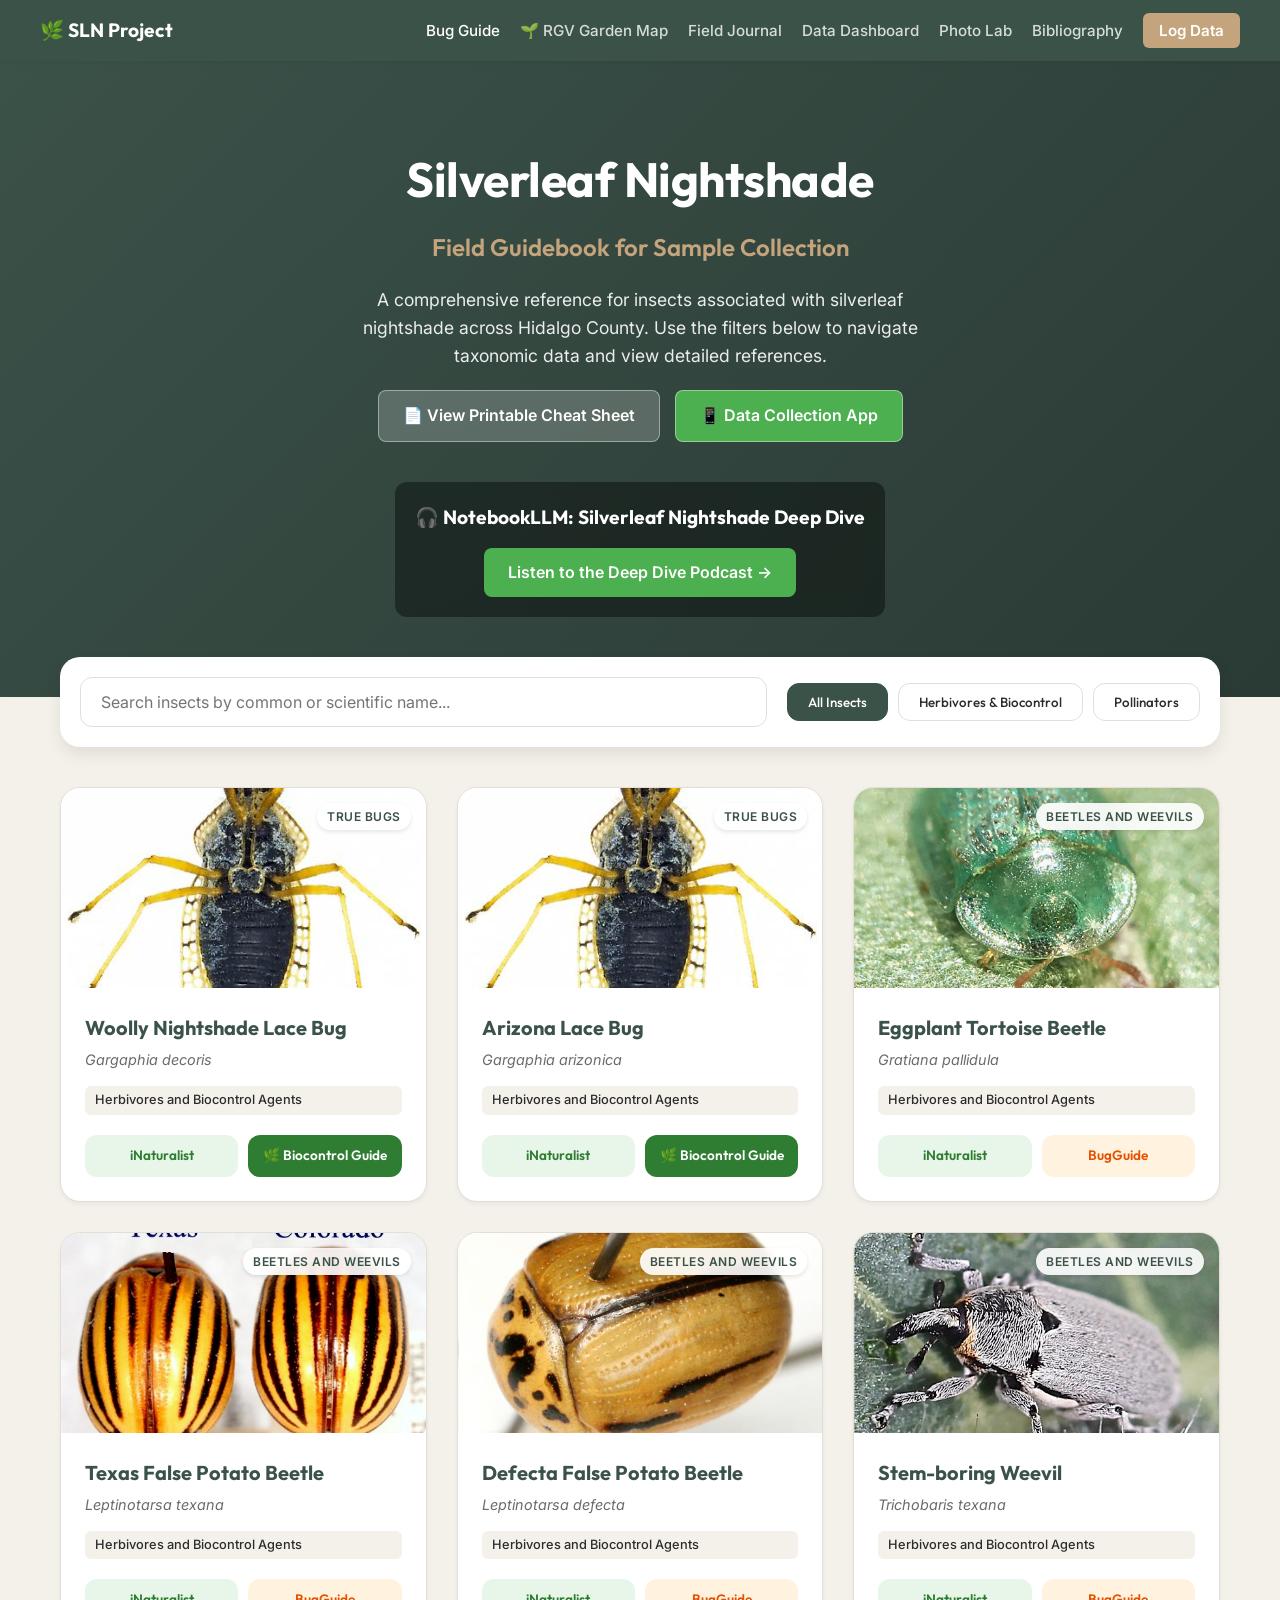
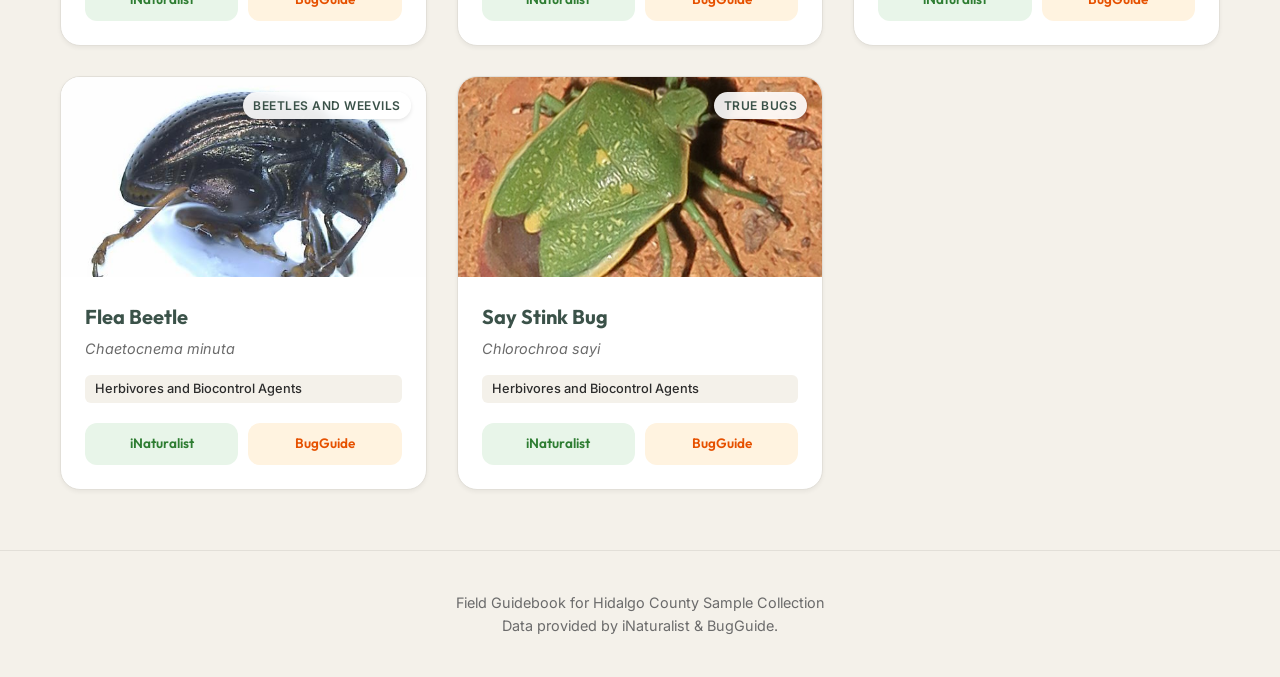
<file: index.html>
<!DOCTYPE html>
<html lang="en">
<head>
  <meta charset="UTF-8">
  <meta name="viewport" content="width=device-width, initial-scale=1.0">
  <title>Silverleaf Nightshade Field Guidebook</title>
  <meta name="description" content="A comprehensive field guidebook for insects associated with silverleaf nightshade across Hidalgo County.">
  <link rel="preconnect" href="https://fonts.googleapis.com">
  <link rel="preconnect" href="https://fonts.gstatic.com" crossorigin>
  <link href="https://fonts.googleapis.com/css2?family=Inter:wght@400;500;600&family=Outfit:wght@400;600;700&display=swap" rel="stylesheet">
  <link rel="stylesheet" href="styles.css">
</head>
<body>
  <nav class="global-nav">
    <div class="nav-container">
      <div class="nav-logo">🌿 SLN Project</div>
      <ul class="nav-links">
        <li><a href="index.html" class="active">Bug Guide</a></li>
        <li><a href="gardens/index.html">🌱 RGV Garden Map</a></li>
        <li><a href="journal.html">Field Journal</a></li>
        <li><a href="dashboard.html">Data Dashboard</a></li>
        <li><a href="photo_lab.html">Photo Lab</a></li>
        <li><a href="bibliography.html">Bibliography</a></li>
        <li><a href="data_collection.html" class="nav-cta">Log Data</a></li>
      </ul>
    </div>
  </nav>
  
  <header class="hero">
    <div class="hero-content">
      <h1>Silverleaf Nightshade</h1>
      <p class="subtitle">Field Guidebook for Sample Collection</p>
      <p class="description">A comprehensive reference for insects associated with silverleaf nightshade across Hidalgo County. Use the filters below to navigate taxonomic data and view detailed references.</p>
      <div style="display: flex; gap: 15px; justify-content: center; margin-top: 20px;">
        <a href="cheat_sheet.html" class="btn-primary" style="display: inline-block; padding: 12px 24px; background-color: rgba(255, 255, 255, 0.2); color: white; text-decoration: none; border-radius: 8px; font-weight: 600; border: 1px solid rgba(255, 255, 255, 0.4); backdrop-filter: blur(4px); transition: all 0.3s ease;">📄 View Printable Cheat Sheet</a>
        <a href="data_collection.html" class="btn-primary" style="display: inline-block; padding: 12px 24px; background-color: var(--primary-color, #4CAF50); color: white; text-decoration: none; border-radius: 8px; font-weight: 600; border: 1px solid rgba(255, 255, 255, 0.4); backdrop-filter: blur(4px); transition: all 0.3s ease;">📱 Data Collection App</a>
      </div>

      <div class="podcast-player" style="margin-top: 40px; padding: 20px; background: rgba(0,0,0,0.4); border-radius: 12px; backdrop-filter: blur(8px); display: inline-block;">
        <h3 style="margin-bottom: 15px; font-size: 1.2rem; display: flex; align-items: center; justify-content: center; gap: 10px;">
          🎧 NotebookLLM: Silverleaf Nightshade Deep Dive
        </h3>
        <a href="https://notebooklm.google.com/notebook/0eea4dd1-d541-4814-adb4-973a1672aa1b/artifact/d73ba4ab-5ce5-40d6-bb0c-416b0b33d0f6?utm_source=nlm_web_share&utm_medium=google_oo&utm_campaign=art_share_2&utm_content=&utm_smc=nlm_web_share_google_oo_art_share_2_" target="_blank" style="display: inline-block; padding: 12px 24px; background-color: var(--primary-color, #4CAF50); color: white; text-decoration: none; border-radius: 8px; font-weight: 600; transition: all 0.3s ease;">
          Listen to the Deep Dive Podcast →
        </a>
      </div>
    </div>
  </header>

  <main>
    <section class="controls">
      <div class="search-bar">
        <input type="text" id="searchInput" placeholder="Search insects by common or scientific name...">
      </div>
      <div class="filters">
        <button class="filter-btn active" data-filter="all">All Insects</button>
        <button class="filter-btn" data-filter="Herbivores and Biocontrol Agents">Herbivores & Biocontrol</button>
        <button class="filter-btn" data-filter="Pollinators">Pollinators</button>
      </div>
    </section>

    <section class="grid-container" id="insectGrid">
      <!-- Cards will be populated dynamically via JavaScript -->
    </section>
  </main>

  <footer>
    <p>Field Guidebook for Hidalgo County Sample Collection</p>
    <p>Data provided by iNaturalist & BugGuide.</p>
  </footer>

  <script src="data.js"></script>
  <script src="app.js"></script>
</body>
</html>
</file>
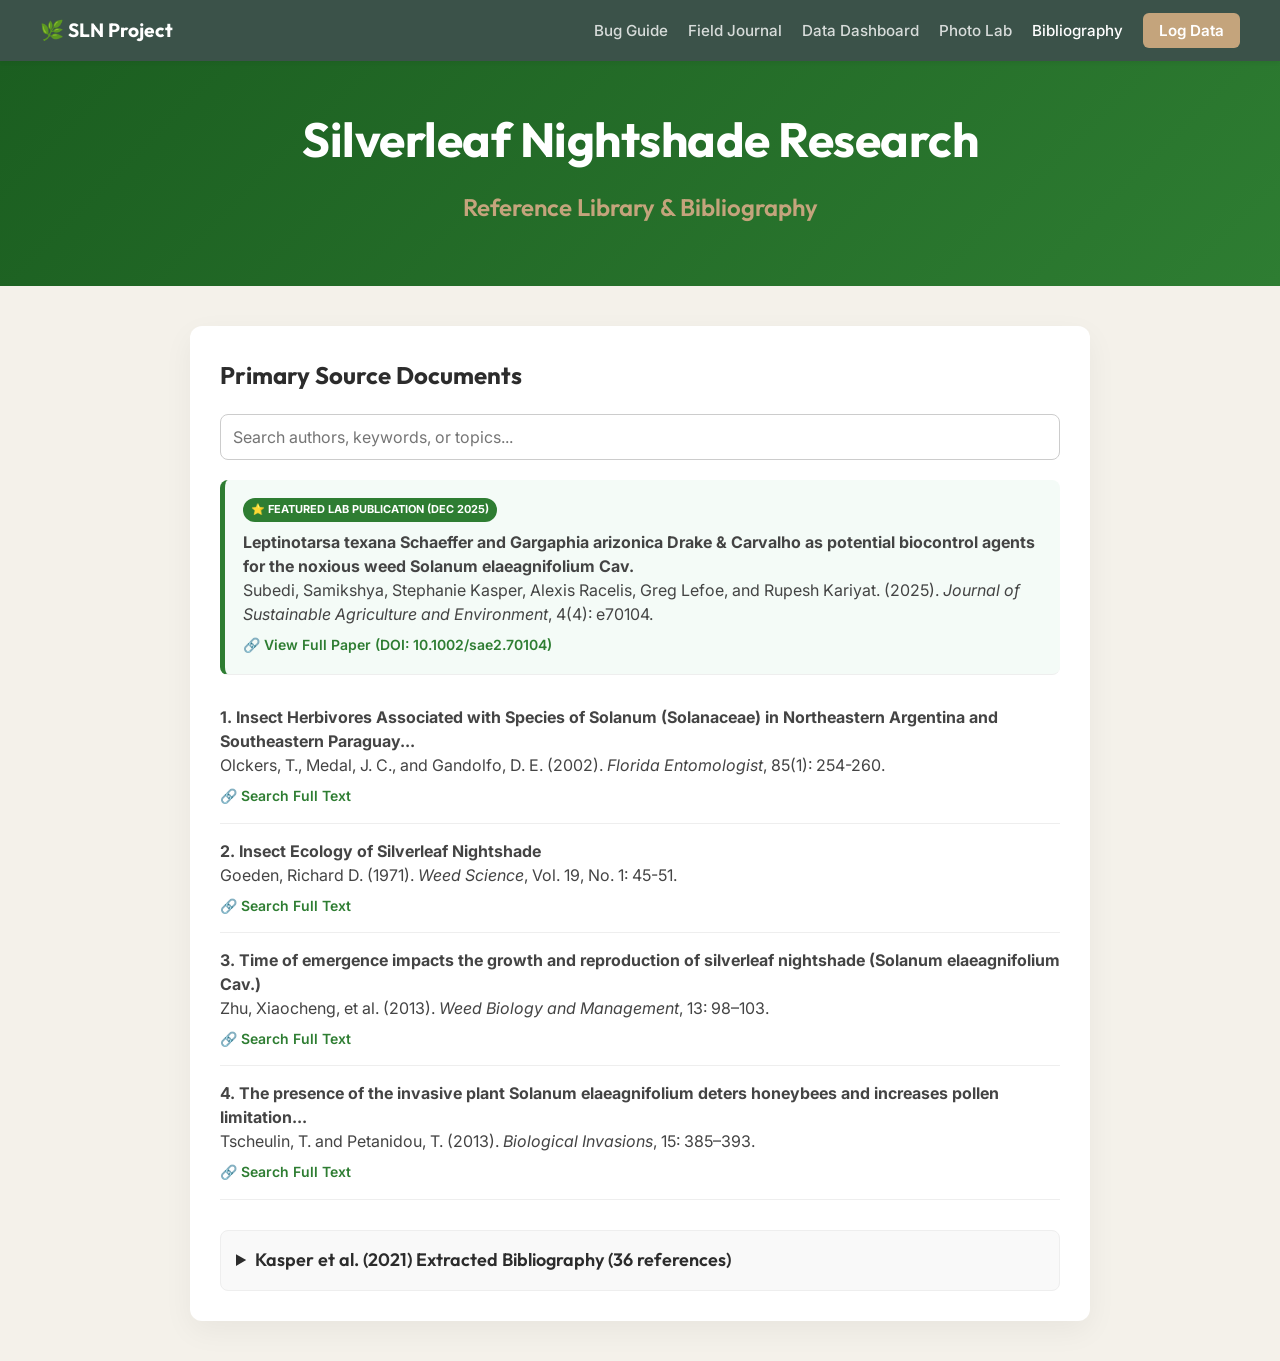
<file: bibliography.html>
<!DOCTYPE html>
<html lang="en">
<head>
  <meta charset="UTF-8">
  <meta name="viewport" content="width=device-width, initial-scale=1.0">
  <title>Bibliography | Silverleaf Nightshade</title>
  <link href="https://fonts.googleapis.com/css2?family=Inter:wght@400;500;600&family=Outfit:wght@400;600;700&display=swap" rel="stylesheet">
  <link rel="stylesheet" href="styles.css">
  <style>
    .biblio-container {
      max-width: 900px;
      margin: 40px auto;
      padding: 30px;
      background: white;
      border-radius: 12px;
      box-shadow: 0 10px 30px rgba(0,0,0,0.05);
    }
    .citation {
      padding: 15px 0;
      border-bottom: 1px solid #eee;
      display: flex;
      flex-direction: column;
      gap: 8px;
    }
    .citation.featured {
      background: #f4fbf7;
      border-left: 5px solid #2e7d32;
      padding: 18px;
      border-radius: 8px;
      margin-bottom: 15px;
    }
    .citation:last-child {
      border-bottom: none;
    }
    .citation-text {
      font-family: 'Inter', sans-serif;
      font-size: 16px;
      color: #444;
      line-height: 1.5;
    }
    .doi-link {
      font-family: 'Inter', sans-serif;
      font-size: 14px;
      color: var(--primary-color, #2e7d32);
      text-decoration: none;
      font-weight: 600;
      display: inline-flex;
      align-items: center;
      gap: 5px;
    }
    .doi-link:hover {
      text-decoration: underline;
    }
    .search-box {
      width: 100%;
      padding: 12px;
      border: 1px solid #ccc;
      border-radius: 8px;
      font-size: 16px;
      font-family: 'Inter';
      margin-bottom: 20px;
    }
    .search-box:focus {
      outline: none;
      border-color: var(--primary-color, #2e7d32);
    }
  </style>
</head>
<body>
  <nav class="global-nav">
    <div class="nav-container">
      <div class="nav-logo">🌿 SLN Project</div>
      <ul class="nav-links">
        <li><a href="index.html">Bug Guide</a></li>
        <li><a href="journal.html">Field Journal</a></li>
        <li><a href="dashboard.html">Data Dashboard</a></li>
        <li><a href="photo_lab.html">Photo Lab</a></li>
        <li><a href="bibliography.html" class="active">Bibliography</a></li>
        <li><a href="data_collection.html" class="nav-cta">Log Data</a></li>
      </ul>
    </div>
  </nav>

  <header class="hero" style="padding: 40px 20px; background: linear-gradient(135deg, #1b5e20, #2e7d32); color: white; text-align: center;">
    <div class="hero-content">
      <h1>Silverleaf Nightshade Research</h1>
      <p class="subtitle">Reference Library & Bibliography</p>
    </div>
  </header>

  <div class="biblio-container">
    <h2 style="font-family: 'Outfit'; margin-bottom: 20px;">Primary Source Documents</h2>
    <input type="text" id="biblioSearch" class="search-box" placeholder="Search authors, keywords, or topics..." onkeyup="filterCitations()">
    
    <div id="citationList">
      
      <!-- Featured 2025 Landmark Paper -->
      <div class="citation featured">
        <span style="display:inline-block; font-size:11px; font-weight:700; background:#2e7d32; color:white; padding:3px 8px; border-radius:12px; width:fit-content;">⭐ FEATURED LAB PUBLICATION (DEC 2025)</span>
        <div class="citation-text"><strong>Leptinotarsa texana Schaeffer and Gargaphia arizonica Drake & Carvalho as potential biocontrol agents for the noxious weed Solanum elaeagnifolium Cav.</strong><br>Subedi, Samikshya, Stephanie Kasper, Alexis Racelis, Greg Lefoe, and Rupesh Kariyat. (2025). <em>Journal of Sustainable Agriculture and Environment</em>, 4(4): e70104.</div>
        <a href="https://doi.org/10.1002/sae2.70104" target="_blank" class="doi-link">🔗 View Full Paper (DOI: 10.1002/sae2.70104)</a>
      </div>

      <!-- Other Primary Sources -->
      <div class="citation">
        <div class="citation-text"><strong>1. Insect Herbivores Associated with Species of Solanum (Solanaceae) in Northeastern Argentina and Southeastern Paraguay...</strong><br>Olckers, T., Medal, J. C., and Gandolfo, D. E. (2002). <em>Florida Entomologist</em>, 85(1): 254-260.</div>
        <a href="https://scholar.google.com/scholar?q=Insect+Herbivores+Associated+with+Species+of+Solanum+in+Northeastern+Argentina+and+Southeastern+Paraguay" target="_blank" class="doi-link">🔗 Search Full Text</a>
      </div>
      <div class="citation">
        <div class="citation-text"><strong>2. Insect Ecology of Silverleaf Nightshade</strong><br>Goeden, Richard D. (1971). <em>Weed Science</em>, Vol. 19, No. 1: 45-51.</div>
        <a href="https://scholar.google.com/scholar?q=Insect+Ecology+of+Silverleaf+Nightshade+Goeden" target="_blank" class="doi-link">🔗 Search Full Text</a>
      </div>
      <div class="citation">
        <div class="citation-text"><strong>3. Time of emergence impacts the growth and reproduction of silverleaf nightshade (Solanum elaeagnifolium Cav.)</strong><br>Zhu, Xiaocheng, et al. (2013). <em>Weed Biology and Management</em>, 13: 98–103.</div>
        <a href="https://scholar.google.com/scholar?q=Time+of+emergence+impacts+the+growth+and+reproduction+of+silverleaf+nightshade" target="_blank" class="doi-link">🔗 Search Full Text</a>
      </div>
      <div class="citation">
        <div class="citation-text"><strong>4. The presence of the invasive plant Solanum elaeagnifolium deters honeybees and increases pollen limitation...</strong><br>Tscheulin, T. and Petanidou, T. (2013). <em>Biological Invasions</em>, 15: 385–393.</div>
        <a href="https://scholar.google.com/scholar?q=The+presence+of+the+invasive+plant+Solanum+elaeagnifolium+deters+honeybees" target="_blank" class="doi-link">🔗 Search Full Text</a>
      </div>

      <details id="kasperBiblio" style="background: #f9f9f9; padding: 15px; border-radius: 8px; border: 1px solid #eee; margin-top: 30px;">
        <summary style="font-family: 'Outfit'; font-size: 18px; font-weight: 600; cursor: pointer;">Kasper et al. (2021) Extracted Bibliography (36 references)</summary>
        <div style="margin-top: 15px;">
          <div class="citation"><div class="citation-text">1. Pimentel D, et al. Plant, animal, and microbe invasive species in the United States and world. 2008.</div></div>
          <div class="citation"><div class="citation-text">2. Beck KG, et al. Invasive species defined in a policy context. 2008.</div></div>
          <div class="citation"><div class="citation-text">3. Pimentel D, et al. Update on environmental & economic costs of alien-invasive species... 2005.</div></div>
        </div>
      </details>
    </div>
  </div>

  <script>
    function filterCitations() {
      const query = document.getElementById('biblioSearch').value.toLowerCase();
      const citations = document.querySelectorAll('.citation');
      citations.forEach(c => {
        const text = c.innerText.toLowerCase();
        c.style.display = text.includes(query) ? 'flex' : 'none';
      });
    }
  </script>
</body>
</html>
</file>
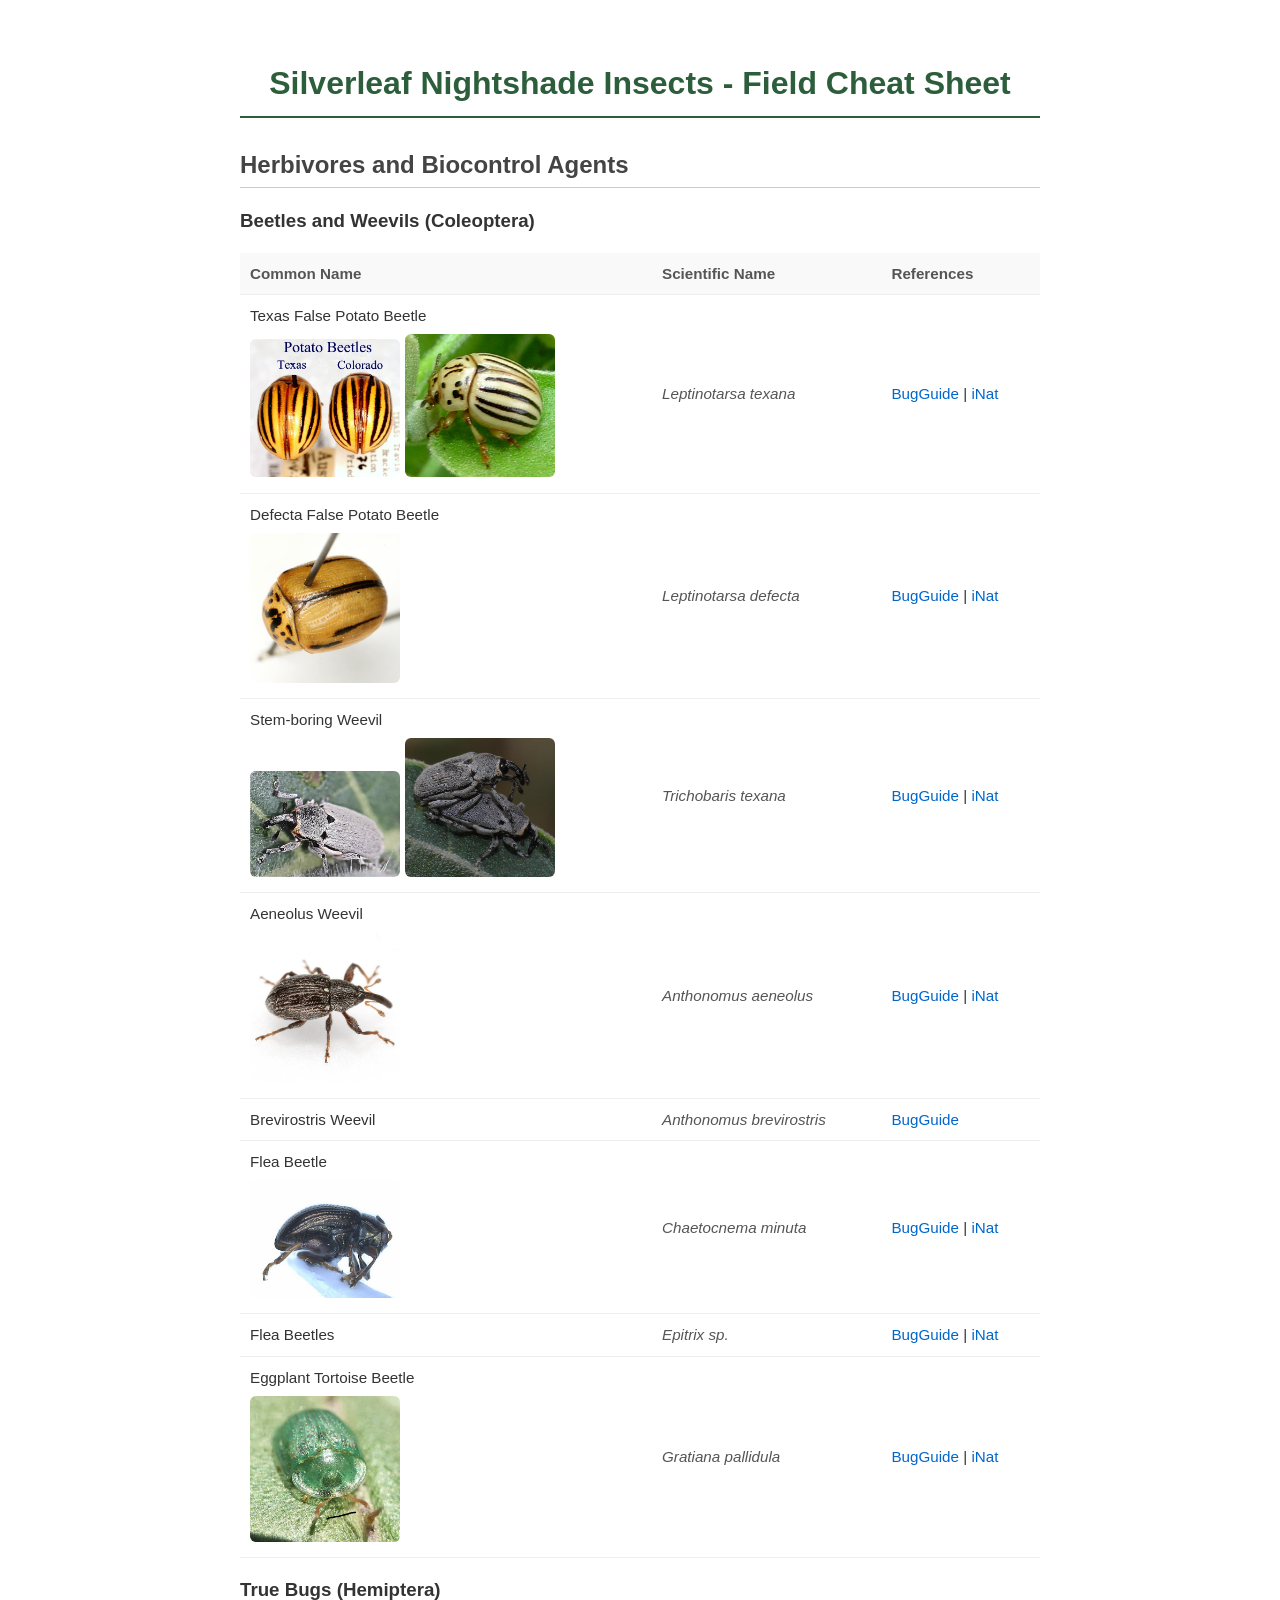
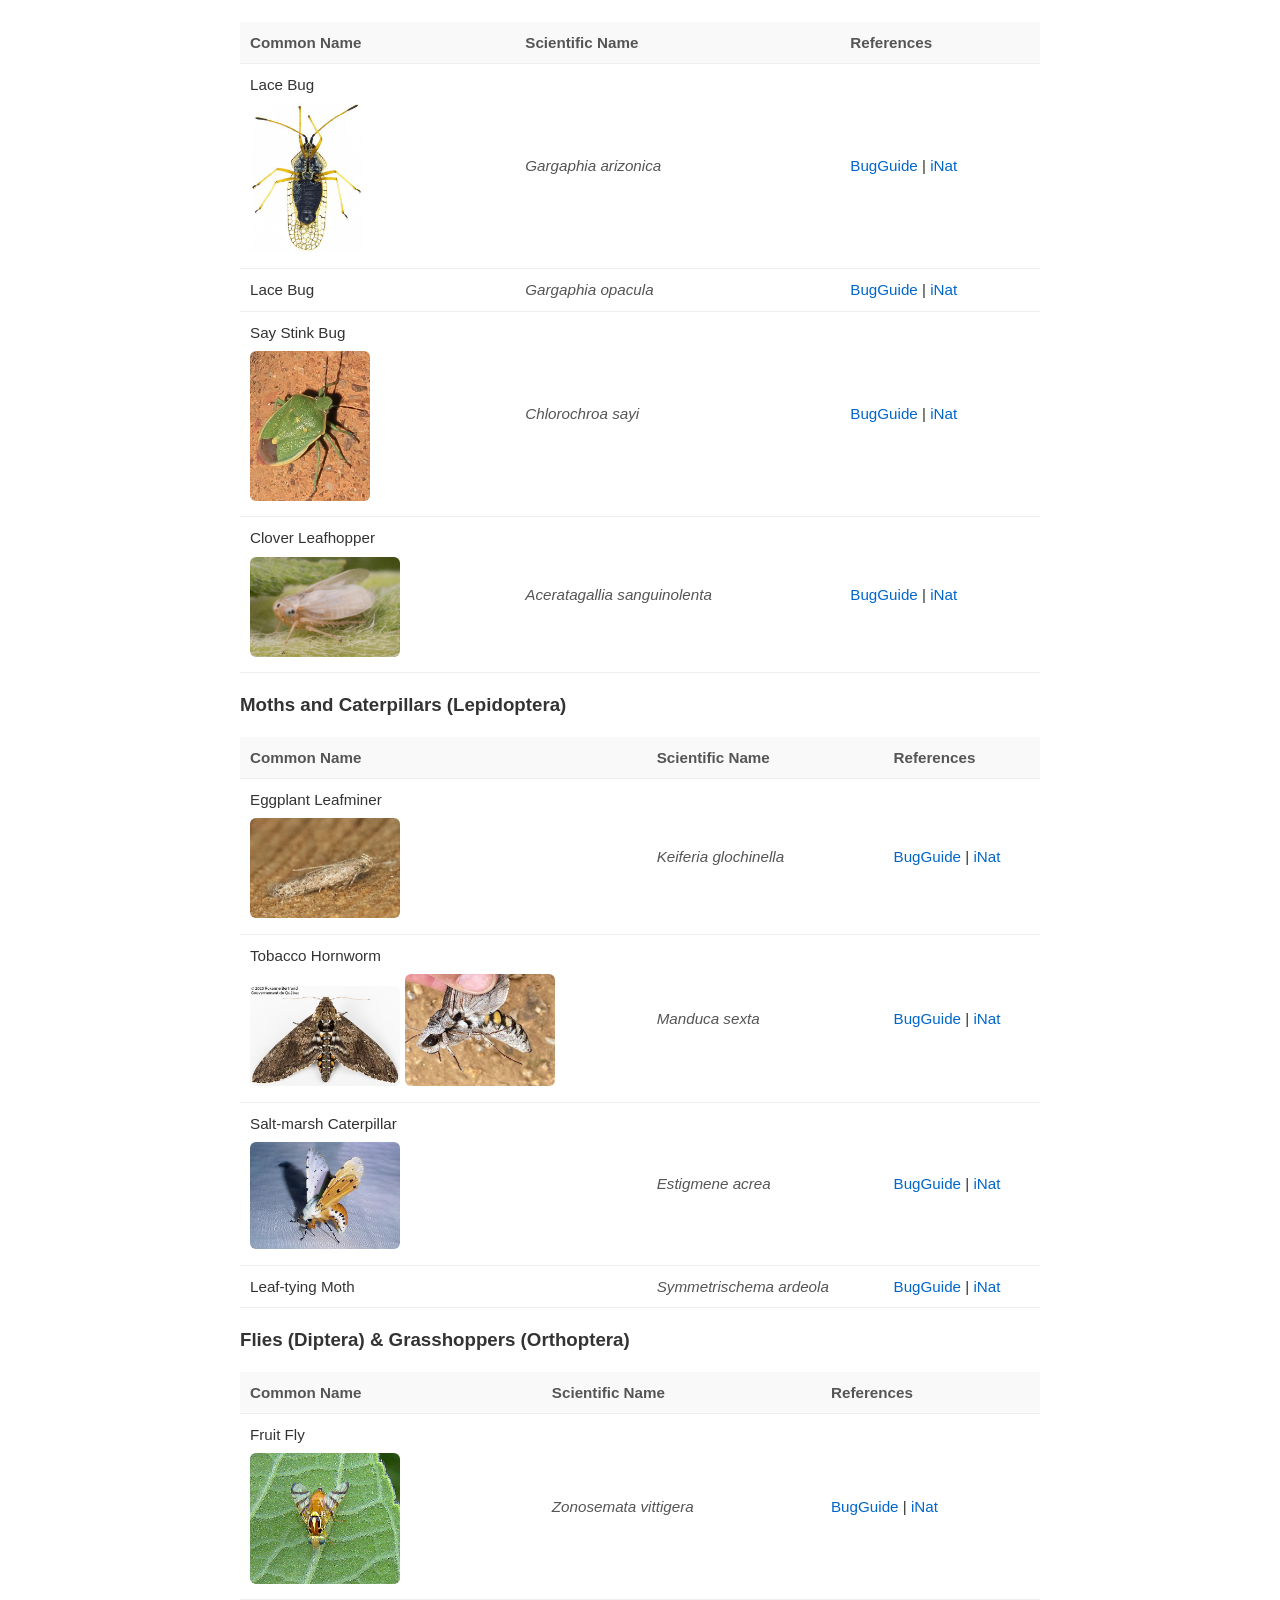
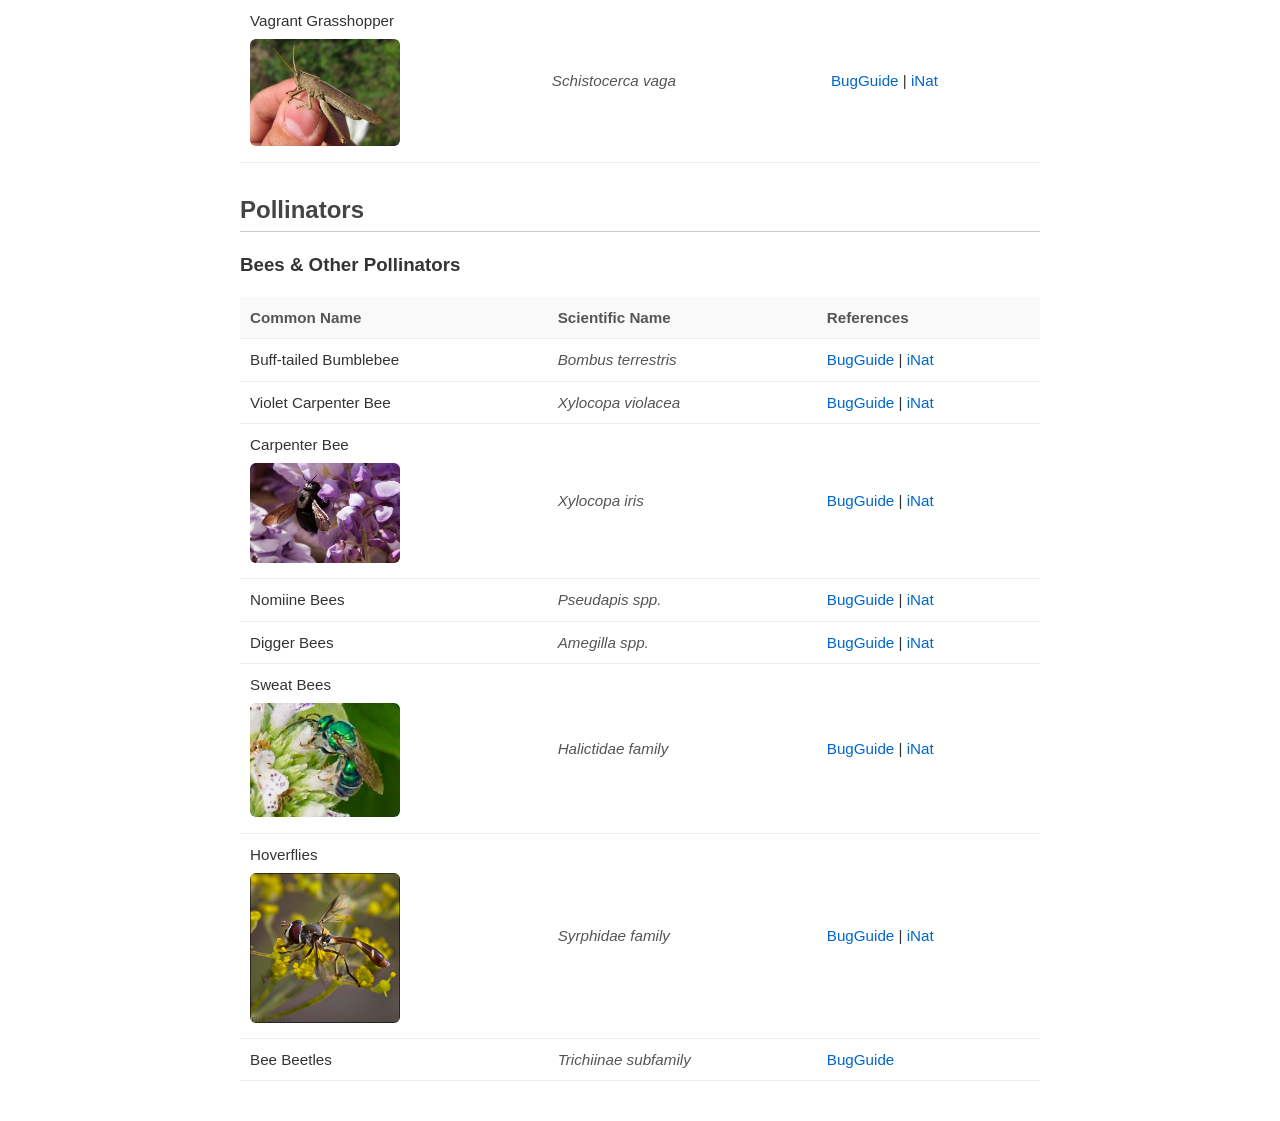
<file: cheat_sheet.html>
<!DOCTYPE html>
<html lang="en">
<head>
    <meta charset="UTF-8">
    <meta name="viewport" content="width=device-width, initial-scale=1.0">
    <title>Silverleaf Nightshade Insects - Field Cheat Sheet</title>
    <style>
        body { font-family: 'Helvetica Neue', Helvetica, Arial, sans-serif; color: #333; line-height: 1.4; margin: 0 auto; max-width: 800px; padding: 40px 20px; }
        h1 { text-align: center; border-bottom: 2px solid #2c5e3b; padding-bottom: 10px; color: #2c5e3b; margin-bottom: 30px; }
        h2 { color: #444; border-bottom: 1px solid #ccc; padding-bottom: 5px; margin-top: 30px; }
        table { width: 100%; border-collapse: collapse; margin-top: 15px; font-size: 0.95rem; }
        th, td { text-align: left; padding: 10px; border-bottom: 1px solid #eee; }
        th { background-color: #f9f9f9; color: #555; font-weight: 600; }
        .scientific { font-style: italic; color: #555; }
        a { color: #0066cc; text-decoration: none; }
        a:hover { text-decoration: underline; }
        @media print { body { padding: 0; } a { text-decoration: none; color: black; } a[href^="http"]:after { content: ""; } @page { margin: 1.5cm; } }
    </style>
</head>
<body>
    <h1>Silverleaf Nightshade Insects - Field Cheat Sheet</h1>
    
    <h2>Herbivores and Biocontrol Agents</h2>
    
    <h3>Beetles and Weevils (Coleoptera)</h3>
    <table>
        <tr><th>Common Name</th><th>Scientific Name</th><th>References</th></tr>
        <tr><td>Texas False Potato Beetle<br><img src="bugphoto/photos_of_Texas_False_Potato_Beetle/VHEH3HEHRR6HYH6HBHGHVHKL1HSLAHZL6ZGLAZ8LWZ2HBHZL6ZLLOH4HHRIL9ZILAZNHLRWHUZ8LHR.jpg" alt="Texas False Potato Beetle Photo" style="max-width: 150px; max-height: 150px; display: inline-block; margin-top: 8px; margin-right: 5px; border-radius: 6px;"><img src="bugphoto/photos_of_Texas_False_Potato_Beetle/UKZK6KZKUKHKPKEQ2KHKT0ZKEKPQB0ZKNKHKV08Q2KLK6KXKBK4KZSGKCK0K9K0KB0ZK6K5QC06QRS.jpg" alt="Texas False Potato Beetle Photo" style="max-width: 150px; max-height: 150px; display: inline-block; margin-top: 8px; margin-right: 5px; border-radius: 6px;"></td><td class="scientific">Leptinotarsa texana</td><td><a href="https://bugguide.net/index.php?q=search&keys=Leptinotarsa%20texana" target="_blank">BugGuide</a> | <a href="https://www.inaturalist.org/taxa/310889" target="_blank">iNat</a></td></tr>
        <tr><td>Defecta False Potato Beetle<br><img src="bugphoto/photos_of_Defecta_False_Potato_Beetle/4HDHMHTHEHEZXL9ZHLUZXL9ZGLVZ5LYH6HVZ8LEZKL2ZGHPZ8H5ZXHBHZLNZWHUZPHAZSL8ZKL6Z4HAHXH8ZLLCHIHTH.jpg" alt="Defecta False Potato Beetle Photo" style="max-width: 150px; max-height: 150px; display: inline-block; margin-top: 8px; margin-right: 5px; border-radius: 6px;"></td><td class="scientific">Leptinotarsa defecta</td><td><a href="https://bugguide.net/index.php?q=search&keys=Leptinotarsa%20defecta" target="_blank">BugGuide</a> | <a href="https://www.inaturalist.org/taxa/310871" target="_blank">iNat</a></td></tr>
        <tr><td>Stem-boring Weevil<br><img src="bugphoto/photos_of_Stem_boring_Weevil/NHLR6HRRXHAZZL8Z0LAZGLUZ7L9Z7L1ZUHHRILWZ4L3HMLZRNHJHWHHRGHAH2HHRUH1ZKL2Z5H1HGH5ZKLOHKL1H7H3H.jpg" alt="Stem-boring Weevil Photo" style="max-width: 150px; max-height: 150px; display: inline-block; margin-top: 8px; margin-right: 5px; border-radius: 6px;"><img src="bugphoto/photos_of_Stem_boring_Weevil/TH5HAH4H3H0LWZLL2ZSL4ZRL2ZGHTHMH1H4HEZKLCHIHTHNHHR5LAZ7LBZNHTHNHAZXL4Z7LZRPHJH7L3H6HHRWHYH.jpg" alt="Stem-boring Weevil Photo" style="max-width: 150px; max-height: 150px; display: inline-block; margin-top: 8px; margin-right: 5px; border-radius: 6px;"></td><td class="scientific">Trichobaris texana</td><td><a href="https://bugguide.net/index.php?q=search&keys=Trichobaris%20texana" target="_blank">BugGuide</a> | <a href="https://www.inaturalist.org/taxa/268584" target="_blank">iNat</a></td></tr>
        <tr><td>Aeneolus Weevil<br><img src="bugphoto/photos_of_Aeneolus_Weevil/KQTRXQDRHQH080YQG03QM0L020H0E0000QK0W0FRSQYRW0DRP0JRIQZ0SQDRE0TQ80NRJK9RFKTQ501RG0FQFKJQ80AR.jpg" alt="Aeneolus Weevil Photo" style="max-width: 150px; max-height: 150px; display: inline-block; margin-top: 8px; margin-right: 5px; border-radius: 6px;"></td><td class="scientific">Anthonomus aeneolus</td><td><a href="https://bugguide.net/index.php?q=search&keys=Anthonomus%20aeneolus" target="_blank">BugGuide</a> | <a href="https://www.inaturalist.org/taxa/269132" target="_blank">iNat</a></td></tr>
        <tr><td>Brevirostris Weevil</td><td class="scientific">Anthonomus brevirostris</td><td><a href="https://bugguide.net/index.php?q=search&keys=Anthonomus%20brevirostris" target="_blank">BugGuide</a></td></tr>
        <tr><td>Flea Beetle<br><img src="bugphoto/photos_of_Flea_Beetle/9ZXLVZMLPZPHDHIHBH4HTHIH1H7H3H9HDHRL5ZMHCHHLGZHLCH9HDHGHBHLL2ZSLTHIHBHZLPZHL8ZXHFH9HCHIH1H8H.jpg" alt="Flea Beetle Photo" style="max-width: 150px; max-height: 150px; display: inline-block; margin-top: 8px; margin-right: 5px; border-radius: 6px;"></td><td class="scientific">Chaetocnema minuta</td><td><a href="https://bugguide.net/index.php?q=search&keys=Chaetocnema%20minuta" target="_blank">BugGuide</a> | <a href="https://www.inaturalist.org/taxa/216623" target="_blank">iNat</a></td></tr>
        <tr><td>Flea Beetles</td><td class="scientific">Epitrix sp.</td><td><a href="https://bugguide.net/index.php?q=search&keys=Epitrix" target="_blank">BugGuide</a> | <a href="https://www.inaturalist.org/taxa/121233" target="_blank">iNat</a></td></tr>
        <tr><td>Eggplant Tortoise Beetle<br><img src="bugphoto/photos_of_Eggplant_Tortoise_Beetle/4RRHERLHMR1LHZ9LLZWLLZ6LLZWLMZWLMZ0H6RKHMR3Z3LWLFLOZ0R9LJLYZKRWL3LNLMZWLSR6LSRPLLZ3ZQR3ZSREL.jpg" alt="Eggplant Tortoise Beetle Photo" style="max-width: 150px; max-height: 150px; display: inline-block; margin-top: 8px; margin-right: 5px; border-radius: 6px;"></td><td class="scientific">Gratiana pallidula</td><td><a href="https://bugguide.net/index.php?q=search&keys=Gratiana%20pallidula" target="_blank">BugGuide</a> | <a href="https://www.inaturalist.org/taxa/310170" target="_blank">iNat</a></td></tr>
    </table>

    <h3>True Bugs (Hemiptera)</h3>
    <table>
        <tr><th>Common Name</th><th>Scientific Name</th><th>References</th></tr>
        <tr><td>Lace Bug<br><img src="bugphoto/photos_of_Lace_Bug_arizonica/AL0ZTLQZNL5RFZSRCZMRCZGR0HPRQHIRDZZZ9LFL9LMRTZ0RFZ3LNLXRDZJLEL3LBLKZZHSZVLSZQH8RDL8RZHGRRHGR.jpg" alt="Lace Bug Photo" style="max-width: 150px; max-height: 150px; display: inline-block; margin-top: 8px; margin-right: 5px; border-radius: 6px;"></td><td class="scientific">Gargaphia arizonica</td><td><a href="https://bugguide.net/index.php?q=search&keys=Gargaphia%20arizonica" target="_blank">BugGuide</a> | <a href="https://www.inaturalist.org/taxa/1465197" target="_blank">iNat</a></td></tr>
        <tr><td>Lace Bug</td><td class="scientific">Gargaphia opacula</td><td><a href="https://bugguide.net/index.php?q=search&keys=Gargaphia%20opacula" target="_blank">BugGuide</a> | <a href="https://www.inaturalist.org/taxa/1031036" target="_blank">iNat</a></td></tr>
        <tr><td>Say Stink Bug<br><img src="bugphoto/photos_of_Say_Stink_Bug/JH9HZR6HBHXHOH5HDH5HLRILAZSLCHLL8ZXH8Z4HDH5HCHQL5ZLLNZXLVZPHWZWHRRWHVZWHWZ2HAH0L.jpg" alt="Say Stink Bug Photo" style="max-width: 150px; max-height: 150px; display: inline-block; margin-top: 8px; margin-right: 5px; border-radius: 6px;"></td><td class="scientific">Chlorochroa sayi</td><td><a href="https://bugguide.net/index.php?q=search&keys=Chlorochroa%20sayi" target="_blank">BugGuide</a> | <a href="https://www.inaturalist.org/taxa/84093" target="_blank">iNat</a></td></tr>
        <tr><td>Clover Leafhopper<br><img src="bugphoto/photos_of_Clover_Leafhopper/N0K060S0X03RJKORIQ1RZQNRKQORN0CR20CQ50Q080Q0IQCR20Q0SQFRIQQ0KQCRIQOR7QBRXQCR90JRIQQ020DQRQJQ.jpg" alt="Clover Leafhopper Photo" style="max-width: 150px; max-height: 150px; display: inline-block; margin-top: 8px; margin-right: 5px; border-radius: 6px;"></td><td class="scientific">Aceratagallia sanguinolenta</td><td><a href="https://bugguide.net/index.php?q=search&keys=Aceratagallia%20sanguinolenta" target="_blank">BugGuide</a> | <a href="https://www.inaturalist.org/taxa/1648510" target="_blank">iNat</a></td></tr>
    </table>

    <h3>Moths and Caterpillars (Lepidoptera)</h3>
    <table>
        <tr><th>Common Name</th><th>Scientific Name</th><th>References</th></tr>
        <tr><td>Eggplant Leafminer<br><img src="bugphoto/photos_of_Eggplant_Leafminer/U0S0E0K0M0JR3K9RRQWR3KARRQ1RI0CQ40WRJKTR0QUR3KTQP0Q050BR3KWRQQTR7QH0E0000QUR80VRYKUR40S0E0TQ.jpg" alt="Eggplant Leafminer Photo" style="max-width: 150px; max-height: 150px; display: inline-block; margin-top: 8px; margin-right: 5px; border-radius: 6px;"></td><td class="scientific">Keiferia glochinella</td><td><a href="https://bugguide.net/index.php?q=search&keys=Keiferia%20glochinella" target="_blank">BugGuide</a> | <a href="https://www.inaturalist.org/taxa/458077" target="_blank">iNat</a></td></tr>
        <tr><td>Tobacco Hornworm<br><img src="bugphoto/photos_of_Tobacco_Hornworm/XKAK5K1KKKY02QB08QB08QA02QO04Q9K2Q9KQKEKGQV00KDK8KTKWQV0HKAKIK30IKCK9QZSIKOKIKEKZKUKHKEKKKUK.jpg" alt="Tobacco Hornworm Photo" style="max-width: 150px; max-height: 150px; display: inline-block; margin-top: 8px; margin-right: 5px; border-radius: 6px;"><img src="bugphoto/photos_of_Tobacco_Hornworm/I0TQG0DQ909RMQ3RIQCR0QFR7QJRZQYRKQ00W0S0MQL0E0JRIQFRQQL0QQQ0XQS0E0K050CQ40YQHQ3RIQ00KQORMQZ0.jpg" alt="Tobacco Hornworm Photo" style="max-width: 150px; max-height: 150px; display: inline-block; margin-top: 8px; margin-right: 5px; border-radius: 6px;"></td><td class="scientific">Manduca sexta</td><td><a href="https://bugguide.net/index.php?q=search&keys=Manduca%20sexta" target="_blank">BugGuide</a> | <a href="https://www.inaturalist.org/taxa/61505" target="_blank">iNat</a></td></tr>
        <tr><td>Salt-marsh Caterpillar<br><img src="bugphoto/photos_of_Salt_marsh_Caterpillar/3RXQTRMQNRN0DQ50CQ40FQG03Q503QI0AR70H0X0FQX0WRJKTR7QTRKQZ0KQTRQQR0KQYR0QCRSQORP0YRMQFRE0TQZQ.jpg" alt="Salt-marsh Caterpillar Photo" style="max-width: 150px; max-height: 150px; display: inline-block; margin-top: 8px; margin-right: 5px; border-radius: 6px;"></td><td class="scientific">Estigmene acrea</td><td><a href="https://bugguide.net/index.php?q=search&keys=Estigmene%20acrea" target="_blank">BugGuide</a> | <a href="https://www.inaturalist.org/taxa/121612" target="_blank">iNat</a></td></tr>
        <tr><td>Leaf-tying Moth</td><td class="scientific">Symmetrischema ardeola</td><td><a href="https://bugguide.net/index.php?q=search&keys=Symmetrischema%20ardeola" target="_blank">BugGuide</a> | <a href="https://www.inaturalist.org/taxa/1288514" target="_blank">iNat</a></td></tr>
    </table>

    <h3>Flies (Diptera) & Grasshoppers (Orthoptera)</h3>
    <table>
        <tr><th>Common Name</th><th>Scientific Name</th><th>References</th></tr>
        <tr><td>Fruit Fly<br><img src="bugphoto/photos_of_Fruit_Fly/UZ7L1ZILEZEHCHUHDH8HBHIHYH2HAZPHWZUHZREHLRXLRR6HBHQL6Z8HBHGHPZQLGZ7HOHRL2ZLL5ZSLTHMHOHXHVH.jpg" alt="Fruit Fly Photo" style="max-width: 150px; max-height: 150px; display: inline-block; margin-top: 8px; margin-right: 5px; border-radius: 6px;"></td><td class="scientific">Zonosemata vittigera</td><td><a href="https://bugguide.net/index.php?q=search&keys=Zonosemata%20vittigera" target="_blank">BugGuide</a> | <a href="https://www.inaturalist.org/taxa/366920" target="_blank">iNat</a></td></tr>
        <tr><td>Vagrant Grasshopper<br><img src="bugphoto/photos_of_Vagrant_Grasshopper/PKLK9KRKCKGQZSVQJ05QT0EQ106QT0VQY0UQZSGKBK9Q1K9QB0PQZSNQZSVQCK7KBK8KHSNQHSIKAKMKCKSKWKLKUK.jpg" alt="Vagrant Grasshopper Photo" style="max-width: 150px; max-height: 150px; display: inline-block; margin-top: 8px; margin-right: 5px; border-radius: 6px;"></td><td class="scientific">Schistocerca vaga</td><td><a href="https://bugguide.net/index.php?q=search&keys=Schistocerca%20vaga" target="_blank">BugGuide</a> | <a href="https://www.inaturalist.org/taxa/52158" target="_blank">iNat</a></td></tr>
    </table>

    <h2>Pollinators</h2>
    
    <h3>Bees & Other Pollinators</h3>
    <table>
        <tr><th>Common Name</th><th>Scientific Name</th><th>References</th></tr>
        <tr><td>Buff-tailed Bumblebee</td><td class="scientific">Bombus terrestris</td><td><a href="https://bugguide.net/index.php?q=search&keys=Bombus%20terrestris" target="_blank">BugGuide</a> | <a href="https://www.inaturalist.org/taxa/57516" target="_blank">iNat</a></td></tr>
        <tr><td>Violet Carpenter Bee</td><td class="scientific">Xylocopa violacea</td><td><a href="https://bugguide.net/index.php?q=search&keys=Xylocopa%20violacea" target="_blank">BugGuide</a> | <a href="https://www.inaturalist.org/taxa/124145" target="_blank">iNat</a></td></tr>
        <tr><td>Carpenter Bee<br><img src="bugphoto/photos_of_Carpenter_Bee_iris/VQLS9QRSGQCKZKUKRKWKRKUKHK6KSKWKRKEK0KA0ZKA0LKWKKKNKGQ106QPK8QA0EQA00KB0ZKB05Q10RKNKZK2K.jpg" alt="Carpenter Bee Photo" style="max-width: 150px; max-height: 150px; display: inline-block; margin-top: 8px; margin-right: 5px; border-radius: 6px;"></td><td class="scientific">Xylocopa iris</td><td><a href="https://bugguide.net/index.php?q=search&keys=Xylocopa%20iris" target="_blank">BugGuide</a> | <a href="https://www.inaturalist.org/taxa/447551" target="_blank">iNat</a></td></tr>
        <tr><td>Nomiine Bees</td><td class="scientific">Pseudapis spp.</td><td><a href="https://bugguide.net/index.php?q=search&keys=Pseudapis" target="_blank">BugGuide</a> | <a href="https://www.inaturalist.org/taxa/362623" target="_blank">iNat</a></td></tr>
        <tr><td>Digger Bees</td><td class="scientific">Amegilla spp.</td><td><a href="https://bugguide.net/index.php?q=search&keys=Amegilla" target="_blank">BugGuide</a> | <a href="https://www.inaturalist.org/taxa/199450" target="_blank">iNat</a></td></tr>
        <tr><td>Sweat Bees<br><img src="bugphoto/photos_of_Sweat_Bees/IRYZKRTZ5RSHERSHPRKHMZ0H2R3ZRZCLXZOLZZOZZZYZQRNLQRYZSRPLRZYZERRHQZPLYL6L0ZOL6RVL.jpg" alt="Sweat Bees Photo" style="max-width: 150px; max-height: 150px; display: inline-block; margin-top: 8px; margin-right: 5px; border-radius: 6px;"></td><td class="scientific">Halictidae family</td><td><a href="https://bugguide.net/index.php?q=search&keys=Halictidae" target="_blank">BugGuide</a> | <a href="https://www.inaturalist.org/taxa/49707" target="_blank">iNat</a></td></tr>
        <tr><td>Hoverflies<br><img src="bugphoto/photos_of_Hoverflies/1RZQURHQDR40L0I03QX0R0N0Z060K020CQ60YR0QORN0K020ORW0000QYR60Q020ORQQWRI0FQLQOQZQYRMQ007QAR.jpg" alt="Hoverflies Photo" style="max-width: 150px; max-height: 150px; display: inline-block; margin-top: 8px; margin-right: 5px; border-radius: 6px;"></td><td class="scientific">Syrphidae family</td><td><a href="https://bugguide.net/index.php?q=search&keys=Syrphidae" target="_blank">BugGuide</a> | <a href="https://www.inaturalist.org/taxa/49995" target="_blank">iNat</a></td></tr>
        <tr><td>Bee Beetles</td><td class="scientific">Trichiinae subfamily</td><td><a href="https://bugguide.net/index.php?q=search&keys=Trichiinae" target="_blank">BugGuide</a></td></tr>
    </table>
</body>
</html>
</file>
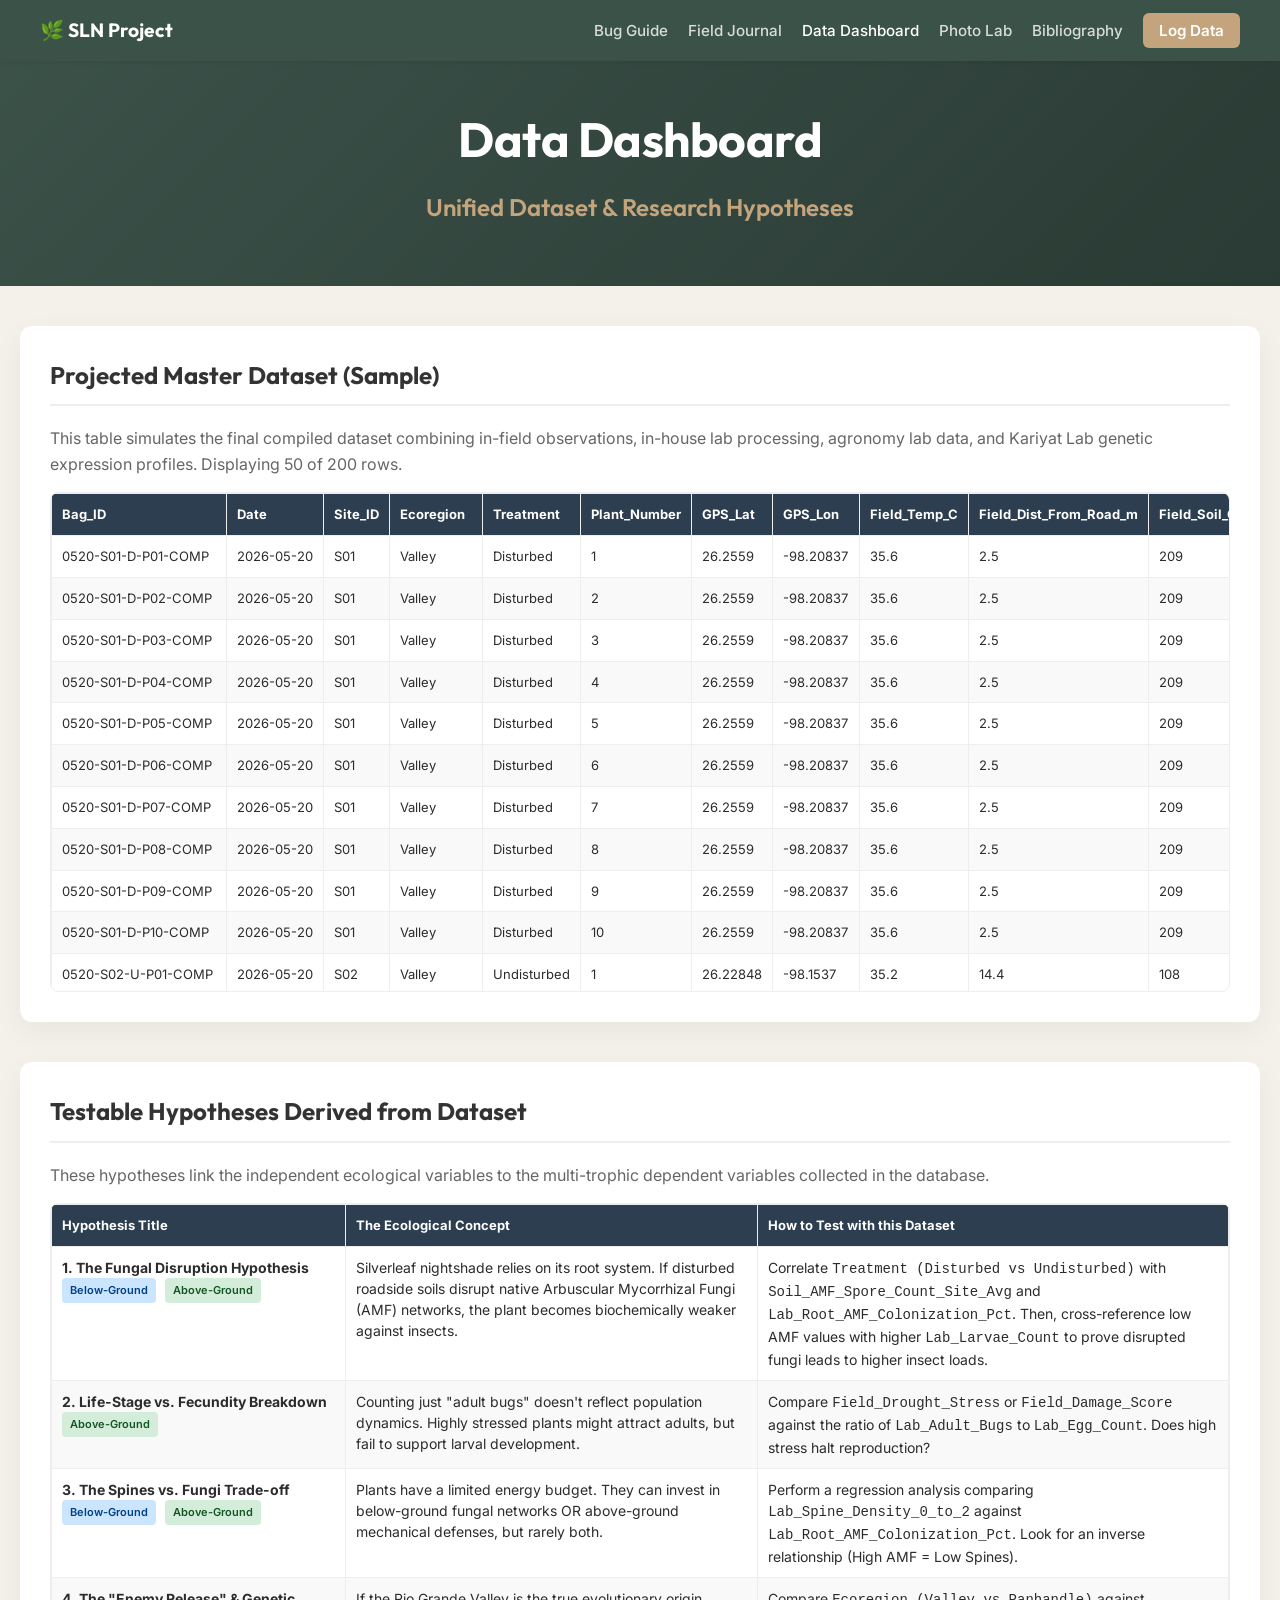
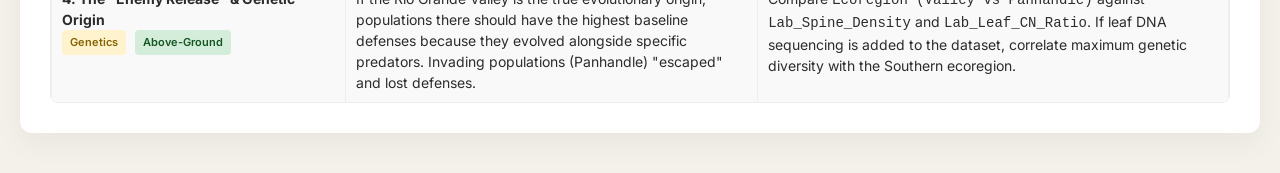
<file: dashboard.html>
<!DOCTYPE html>
<html lang="en">
<head>
  <meta charset="UTF-8">
  <meta name="viewport" content="width=device-width, initial-scale=1.0">
  <title>Data Dashboard | Silverleaf Nightshade</title>
  <link href="https://fonts.googleapis.com/css2?family=Inter:wght@400;500;600&family=Outfit:wght@400;600;700&display=swap" rel="stylesheet">
  <link rel="stylesheet" href="styles.css">
  <style>
    .dashboard-container {
      max-width: 1400px;
      margin: 40px auto;
      padding: 0 20px;
    }
    .section-block {
      background: white;
      padding: 30px;
      border-radius: 12px;
      box-shadow: 0 10px 30px rgba(0,0,0,0.05);
      margin-bottom: 40px;
    }
    h2 {
      font-family: 'Outfit', sans-serif;
      margin-bottom: 20px;
      border-bottom: 2px solid #eee;
      padding-bottom: 10px;
      color: #333;
    }
    .table-responsive {
      overflow-x: auto;
      max-height: 500px;
      border: 1px solid #eee;
      border-radius: 8px;
    }
    table {
      width: 100%;
      border-collapse: collapse;
      font-family: 'Inter', sans-serif;
      font-size: 13px;
      white-space: nowrap;
    }
    th, td {
      border: 1px solid #eee;
      padding: 10px;
      text-align: left;
    }
    th {
      background-color: #2c3e50;
      color: white;
      position: sticky;
      top: 0;
      z-index: 10;
    }
    tbody tr:nth-child(even) {
      background-color: #f9f9f9;
    }
    tbody tr:hover {
      background-color: #f1f1f1;
    }
    
    /* Hypothesis Table Styling */
    .hypo-table th {
      background-color: #2c3e50;
    }
    .hypo-table td {
      white-space: normal; /* Allow wrapping for hypotheses */
      vertical-align: top;
      font-size: 14px;
      line-height: 1.5;
    }
    .badge {
      display: inline-block;
      padding: 4px 8px;
      border-radius: 4px;
      font-size: 11px;
      font-weight: 600;
      background: #e9ecef;
      color: #495057;
      margin-right: 5px;
      margin-bottom: 5px;
    }
    .badge.above { background: #d4edda; color: #155724; }
    .badge.below { background: #cce5ff; color: #004085; }
    .badge.genetics { background: #fff3cd; color: #856404; }
  </style>
</head>
<body>
  <nav class="global-nav">
    <div class="nav-container">
      <div class="nav-logo">🌿 SLN Project</div>
      <ul class="nav-links">
        <li><a href="index.html">Bug Guide</a></li>
        <li><a href="journal.html">Field Journal</a></li>
        <li><a href="dashboard.html" class="active">Data Dashboard</a></li>
        <li><a href="photo_lab.html">Photo Lab</a></li>
        <li><a href="bibliography.html">Bibliography</a></li>
        <li><a href="data_collection.html" class="nav-cta">Log Data</a></li>
      </ul>
    </div>
  </nav>

  <header class="hero" style="padding: 40px 20px; text-align: center;">
    <div class="hero-content">
      <h1>Data Dashboard</h1>
      <p class="subtitle">Unified Dataset & Research Hypotheses</p>
    </div>
  </header>

  <div class="dashboard-container">
    
    <!-- Data Table Section -->
    <div class="section-block">
      <h2>Projected Master Dataset (Sample)</h2>
      <p style="color: #666; margin-bottom: 15px; font-family: 'Inter';">This table simulates the final compiled dataset combining in-field observations, in-house lab processing, agronomy lab data, and Kariyat Lab genetic expression profiles. Displaying 50 of 200 rows.</p>
      
      <div class="table-responsive">
        <table id="csvTable">
          <thead>
            <tr id="csvHeaders"></tr>
          </thead>
          <tbody id="csvBody">
            <tr><td colspan="33" style="text-align: center;">Loading mock database...</td></tr>
          </tbody>
        </table>
      </div>
    </div>

    <!-- Hypotheses Section -->
    <div class="section-block">
      <h2>Testable Hypotheses Derived from Dataset</h2>
      <p style="color: #666; margin-bottom: 15px; font-family: 'Inter';">These hypotheses link the independent ecological variables to the multi-trophic dependent variables collected in the database.</p>
      
      <div class="table-responsive" style="overflow-x: hidden;">
        <table class="hypo-table">
          <thead>
            <tr>
              <th style="width: 25%;">Hypothesis Title</th>
              <th style="width: 35%;">The Ecological Concept</th>
              <th style="width: 40%;">How to Test with this Dataset</th>
            </tr>
          </thead>
          <tbody>
            <tr>
              <td><strong>1. The Fungal Disruption Hypothesis</strong><br>
                <span class="badge below">Below-Ground</span> <span class="badge above">Above-Ground</span>
              </td>
              <td>Silverleaf nightshade relies on its root system. If disturbed roadside soils disrupt native Arbuscular Mycorrhizal Fungi (AMF) networks, the plant becomes biochemically weaker against insects.</td>
              <td>Correlate <code>Treatment (Disturbed vs Undisturbed)</code> with <code>Soil_AMF_Spore_Count_Site_Avg</code> and <code>Lab_Root_AMF_Colonization_Pct</code>. Then, cross-reference low AMF values with higher <code>Lab_Larvae_Count</code> to prove disrupted fungi leads to higher insect loads.</td>
            </tr>
            <tr>
              <td><strong>2. Life-Stage vs. Fecundity Breakdown</strong><br>
                <span class="badge above">Above-Ground</span>
              </td>
              <td>Counting just "adult bugs" doesn't reflect population dynamics. Highly stressed plants might attract adults, but fail to support larval development.</td>
              <td>Compare <code>Field_Drought_Stress</code> or <code>Field_Damage_Score</code> against the ratio of <code>Lab_Adult_Bugs</code> to <code>Lab_Egg_Count</code>. Does high stress halt reproduction?</td>
            </tr>
            <tr>
              <td><strong>3. The Spines vs. Fungi Trade-off</strong><br>
                <span class="badge below">Below-Ground</span> <span class="badge above">Above-Ground</span>
              </td>
              <td>Plants have a limited energy budget. They can invest in below-ground fungal networks OR above-ground mechanical defenses, but rarely both.</td>
              <td>Perform a regression analysis comparing <code>Lab_Spine_Density_0_to_2</code> against <code>Lab_Root_AMF_Colonization_Pct</code>. Look for an inverse relationship (High AMF = Low Spines).</td>
            </tr>
            <tr>
              <td><strong>4. The "Enemy Release" & Genetic Origin</strong><br>
                <span class="badge genetics">Genetics</span> <span class="badge above">Above-Ground</span>
              </td>
              <td>If the Rio Grande Valley is the true evolutionary origin, populations there should have the highest baseline defenses because they evolved alongside specific predators. Invading populations (Panhandle) "escaped" and lost defenses.</td>
              <td>Compare <code>Ecoregion (Valley vs Panhandle)</code> against <code>Lab_Spine_Density</code> and <code>Lab_Leaf_CN_Ratio</code>. If leaf DNA sequencing is added to the dataset, correlate maximum genetic diversity with the Southern ecoregion.</td>
            </tr>
            <tr>
              <td><strong>5. Multi-Trophic Biocontrol Synergy</strong><br>
                <span class="badge below">Below-Ground</span> <span class="badge above">Above-Ground</span>
              </td>
              <td>Below-ground herbivores (Nematodes) weaken the plant systemically, making it highly susceptible to extreme defoliation by above-ground Beetles.</td>
              <td>Look for a synergistic spike: Are the highest <code>Field_Damage_Score</code> values found exclusively on plants that *also* have severe <code>Soil_Nematode_Count_Site_Avg</code> pressure?</td>
            </tr>
            <tr>
              <td><strong>6. Environmental Proximity & Transcriptomic Stress</strong><br>
                <span class="badge genetics">Genetics</span> <span class="badge above">Above-Ground</span>
              </td>
              <td>Proximity to heavily disturbed areas (like active agricultural fields) induces chronic stress pathways in SLNS, fundamentally altering its transcriptomic profile before herbivores even arrive.</td>
              <td>Correlate <code>Proximity_Metrics</code> with <code>Genetic_Expression_Notes</code>. If plants marked as "Agricultural Field" consistently show "Upregulated defense pathways", we can prove that proximity alone induces a preemptive defense state.</td>
            </tr>
          </tbody>
        </table>
      </div>
    </div>

  </div>

  <script>
    // Fetch and parse the CSV file
    fetch('mock_master_database.csv')
      .then(response => response.text())
      .then(csvText => {
        const lines = csvText.split('\n').filter(line => line.trim() !== '');
        
        // Extract headers
        const headers = lines[0].split(',');
        const headerRow = document.getElementById('csvHeaders');
        headers.forEach(header => {
          const th = document.createElement('th');
          th.textContent = header;
          headerRow.appendChild(th);
        });
        
        // Extract rows (limit to first 50 to prevent freezing the DOM)
        const tbody = document.getElementById('csvBody');
        tbody.innerHTML = ''; // Clear loading message
        
        const rowLimit = Math.min(50, lines.length - 1);
        for(let i = 1; i <= rowLimit; i++) {
          const rowData = lines[i].split(',');
          const tr = document.createElement('tr');
          
          rowData.forEach(data => {
            const td = document.createElement('td');
            td.textContent = data;
            tr.appendChild(td);
          });
          
          tbody.appendChild(tr);
        }
      })
      .catch(error => {
        document.getElementById('csvBody').innerHTML = `<tr><td colspan="33" style="color:red; text-align:center;">Error loading CSV: ${error}. Ensure you are running a local server.</td></tr>`;
      });
  </script>
</body>
</html>
</file>
<file: styles.css>
:root {
  /* Earthy Color Palette */
  --color-bg: #f4f1ea;
  --color-surface: #ffffff;
  --color-primary: #3b5249;
  --color-primary-light: #517165;
  --color-accent: #c4a47c;
  --color-text: #2c2c2c;
  --color-text-muted: #6b6b6b;
  --color-border: #e2dfd8;
  
  --shadow-sm: 0 2px 4px rgba(0,0,0,0.05);
  --shadow-md: 0 8px 16px rgba(0,0,0,0.08);
  --shadow-lg: 0 16px 32px rgba(0,0,0,0.12);
  
  --radius-md: 12px;
  --radius-lg: 20px;
}

* {
  margin: 0;
  padding: 0;
  box-sizing: border-box;
}

body {
  font-family: 'Inter', sans-serif;
  background-color: var(--color-bg);
  color: var(--color-text);
  line-height: 1.6;
}

h1, h2, h3, h4 {
  font-family: 'Outfit', sans-serif;
}

/* Global Navigation */
.global-nav {
  background-color: var(--color-primary);
  padding: 15px 20px;
  box-shadow: var(--shadow-sm);
  position: sticky;
  top: 0;
  z-index: 1000;
  display: flex;
  justify-content: center;
}

.nav-container {
  display: flex;
  align-items: center;
  justify-content: space-between;
  width: 100%;
  max-width: 1200px;
}

.nav-logo {
  font-family: 'Outfit', sans-serif;
  font-weight: 700;
  font-size: 1.2rem;
  color: white;
}

.nav-links {
  list-style: none;
  display: flex;
  gap: 20px;
  align-items: center;
}

.nav-links a {
  text-decoration: none;
  color: rgba(255, 255, 255, 0.8);
  font-family: 'Inter', sans-serif;
  font-weight: 500;
  font-size: 0.95rem;
  transition: color 0.2s;
}

.nav-links a:hover, .nav-links a.active {
  color: white;
}

.nav-links .nav-cta {
  background-color: var(--color-accent);
  color: white;
  padding: 8px 16px;
  border-radius: 6px;
  font-weight: 600;
}

.nav-links .nav-cta:hover {
  background-color: #b39169;
  color: white;
}

/* Hero Section */
.hero {
  background: linear-gradient(135deg, var(--color-primary) 0%, #2a3a34 100%);
  color: white;
  padding: 80px 20px;
  text-align: center;
  position: relative;
  overflow: hidden;
}

.hero-content {
  max-width: 800px;
  margin: 0 auto;
  position: relative;
  z-index: 1;
}

.hero h1 {
  font-size: 3rem;
  font-weight: 700;
  margin-bottom: 10px;
  letter-spacing: -0.5px;
}

.hero .subtitle {
  font-family: 'Outfit', sans-serif;
  font-size: 1.5rem;
  color: var(--color-accent);
  margin-bottom: 20px;
  font-weight: 600;
}

.hero .description {
  font-size: 1.1rem;
  opacity: 0.9;
  max-width: 600px;
  margin: 0 auto;
}

/* Main Layout */
main {
  max-width: 1200px;
  margin: -40px auto 40px;
  padding: 0 20px;
  position: relative;
  z-index: 2;
}

/* Controls */
.controls {
  background: var(--color-surface);
  padding: 20px;
  border-radius: var(--radius-lg);
  box-shadow: var(--shadow-md);
  margin-bottom: 40px;
  display: flex;
  flex-direction: column;
  gap: 20px;
}

@media (min-width: 768px) {
  .controls {
    flex-direction: row;
    align-items: center;
    justify-content: space-between;
  }
}

.search-bar {
  flex: 1;
}

.search-bar input {
  width: 100%;
  padding: 14px 20px;
  border: 1px solid var(--color-border);
  border-radius: var(--radius-md);
  font-family: 'Inter', sans-serif;
  font-size: 1rem;
  outline: none;
  transition: border-color 0.3s, box-shadow 0.3s;
}

.search-bar input:focus {
  border-color: var(--color-primary);
  box-shadow: 0 0 0 3px rgba(59, 82, 73, 0.1);
}

.filters {
  display: flex;
  gap: 10px;
  flex-wrap: wrap;
}

.filter-btn {
  padding: 10px 20px;
  border: 1px solid var(--color-border);
  background: var(--color-surface);
  color: var(--color-text);
  border-radius: var(--radius-md);
  cursor: pointer;
  font-family: 'Outfit', sans-serif;
  font-weight: 500;
  transition: all 0.3s;
}

.filter-btn:hover {
  border-color: var(--color-primary);
  color: var(--color-primary);
}

.filter-btn.active {
  background: var(--color-primary);
  color: white;
  border-color: var(--color-primary);
}

/* Grid Layout */
.grid-container {
  display: grid;
  grid-template-columns: repeat(auto-fill, minmax(280px, 1fr));
  gap: 30px;
}

/* Insect Card */
.card {
  background: var(--color-surface);
  border-radius: var(--radius-lg);
  overflow: hidden;
  box-shadow: var(--shadow-sm);
  transition: transform 0.3s cubic-bezier(0.175, 0.885, 0.32, 1.275), box-shadow 0.3s;
  display: flex;
  flex-direction: column;
  border: 1px solid var(--color-border);
}

.card:hover {
  transform: translateY(-8px);
  box-shadow: var(--shadow-lg);
}

.card-image {
  height: 200px;
  background-size: cover;
  background-position: center;
  position: relative;
  background-color: var(--color-border);
}

.card-category-badge {
  position: absolute;
  top: 15px;
  right: 15px;
  background: rgba(255, 255, 255, 0.9);
  backdrop-filter: blur(4px);
  padding: 4px 10px;
  border-radius: 20px;
  font-size: 0.75rem;
  font-weight: 600;
  color: var(--color-primary);
  text-transform: uppercase;
  letter-spacing: 0.5px;
  box-shadow: 0 2px 4px rgba(0,0,0,0.1);
}

.card-content {
  padding: 24px;
  flex: 1;
  display: flex;
  flex-direction: column;
}

.card h3 {
  font-size: 1.25rem;
  margin-bottom: 4px;
  color: var(--color-primary);
}

.scientific-name {
  font-style: italic;
  color: var(--color-text-muted);
  font-size: 0.9rem;
  margin-bottom: 15px;
}

.card-type {
  display: inline-block;
  background: var(--color-bg);
  padding: 4px 10px;
  border-radius: 6px;
  font-size: 0.8rem;
  color: var(--color-text);
  margin-bottom: 20px;
  font-weight: 500;
}

.card-links {
  margin-top: auto;
  display: flex;
  gap: 10px;
  flex-wrap: wrap;
}

.link-btn {
  flex: 1;
  text-align: center;
  text-decoration: none;
  font-size: 0.85rem;
  font-weight: 600;
  padding: 10px;
  border-radius: var(--radius-md);
  transition: all 0.2s;
  font-family: 'Outfit', sans-serif;
  white-space: nowrap;
}

.link-inaturalist {
  background: #E8F5E9;
  color: #2E7D32;
}

.link-inaturalist:hover {
  background: #C8E6C9;
}

.link-bugguide {
  background: #FFF3E0;
  color: #E65100;
}

.link-bugguide:hover {
  background: #FFE0B2;
}

.link-biocontrol {
  background: #2E7D32;
  color: #ffffff;
}

.link-biocontrol:hover {
  background: #1B5E20;
}

/* Footer */
footer {
  text-align: center;
  padding: 40px 20px;
  color: var(--color-text-muted);
  font-size: 0.9rem;
  margin-top: 60px;
  border-top: 1px solid var(--color-border);
}
</file>
